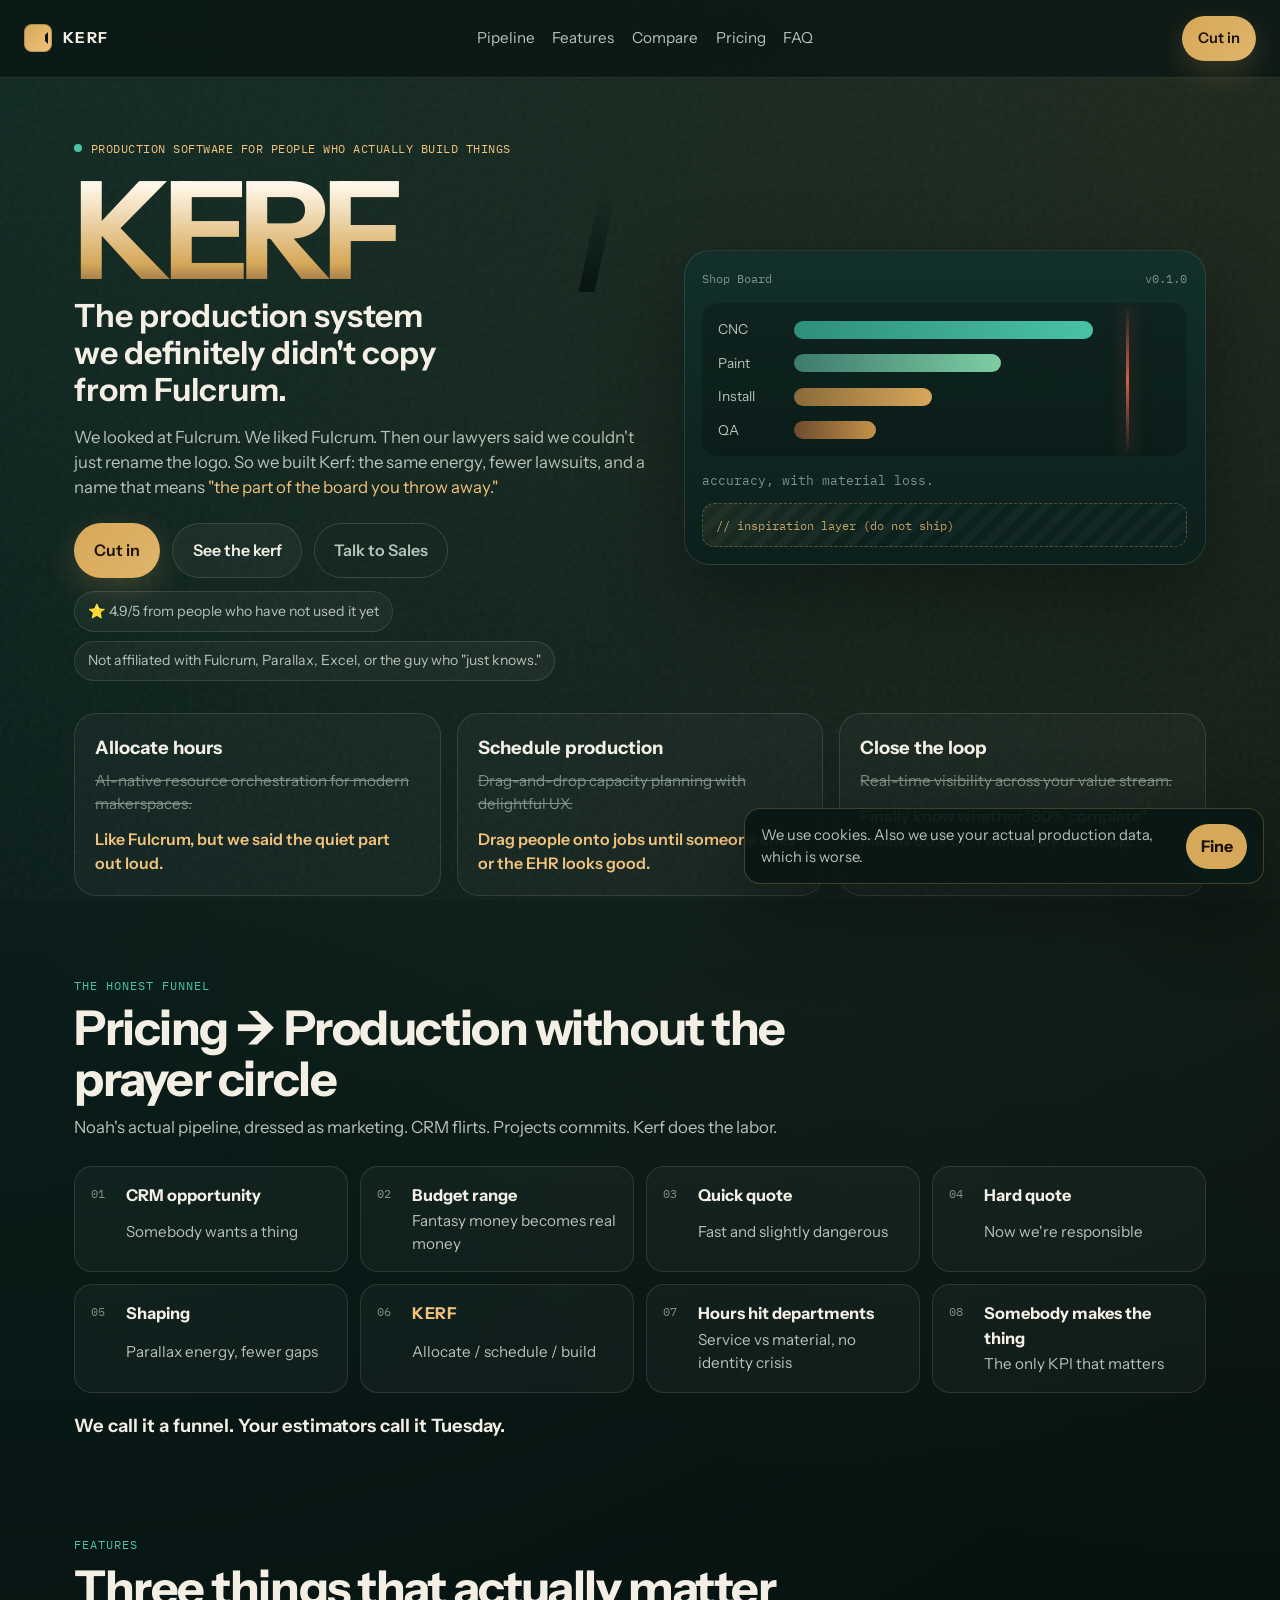
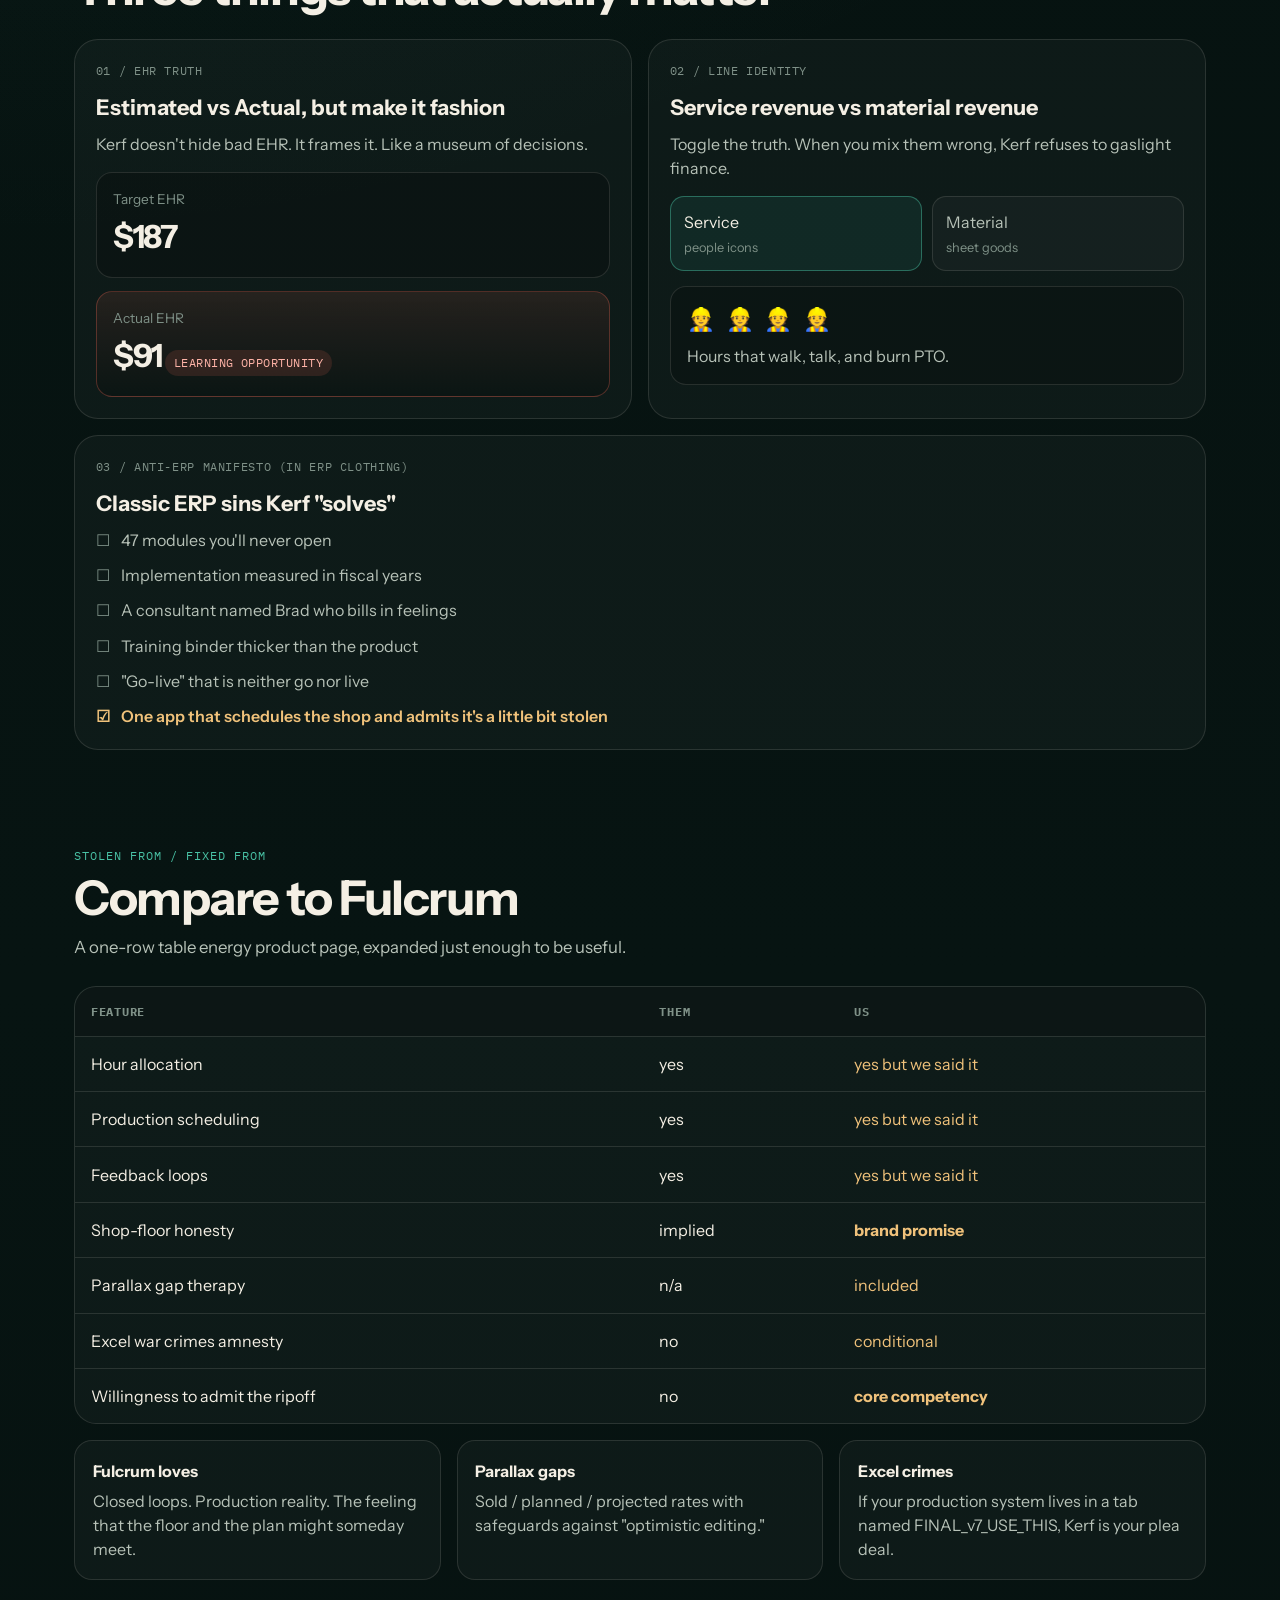
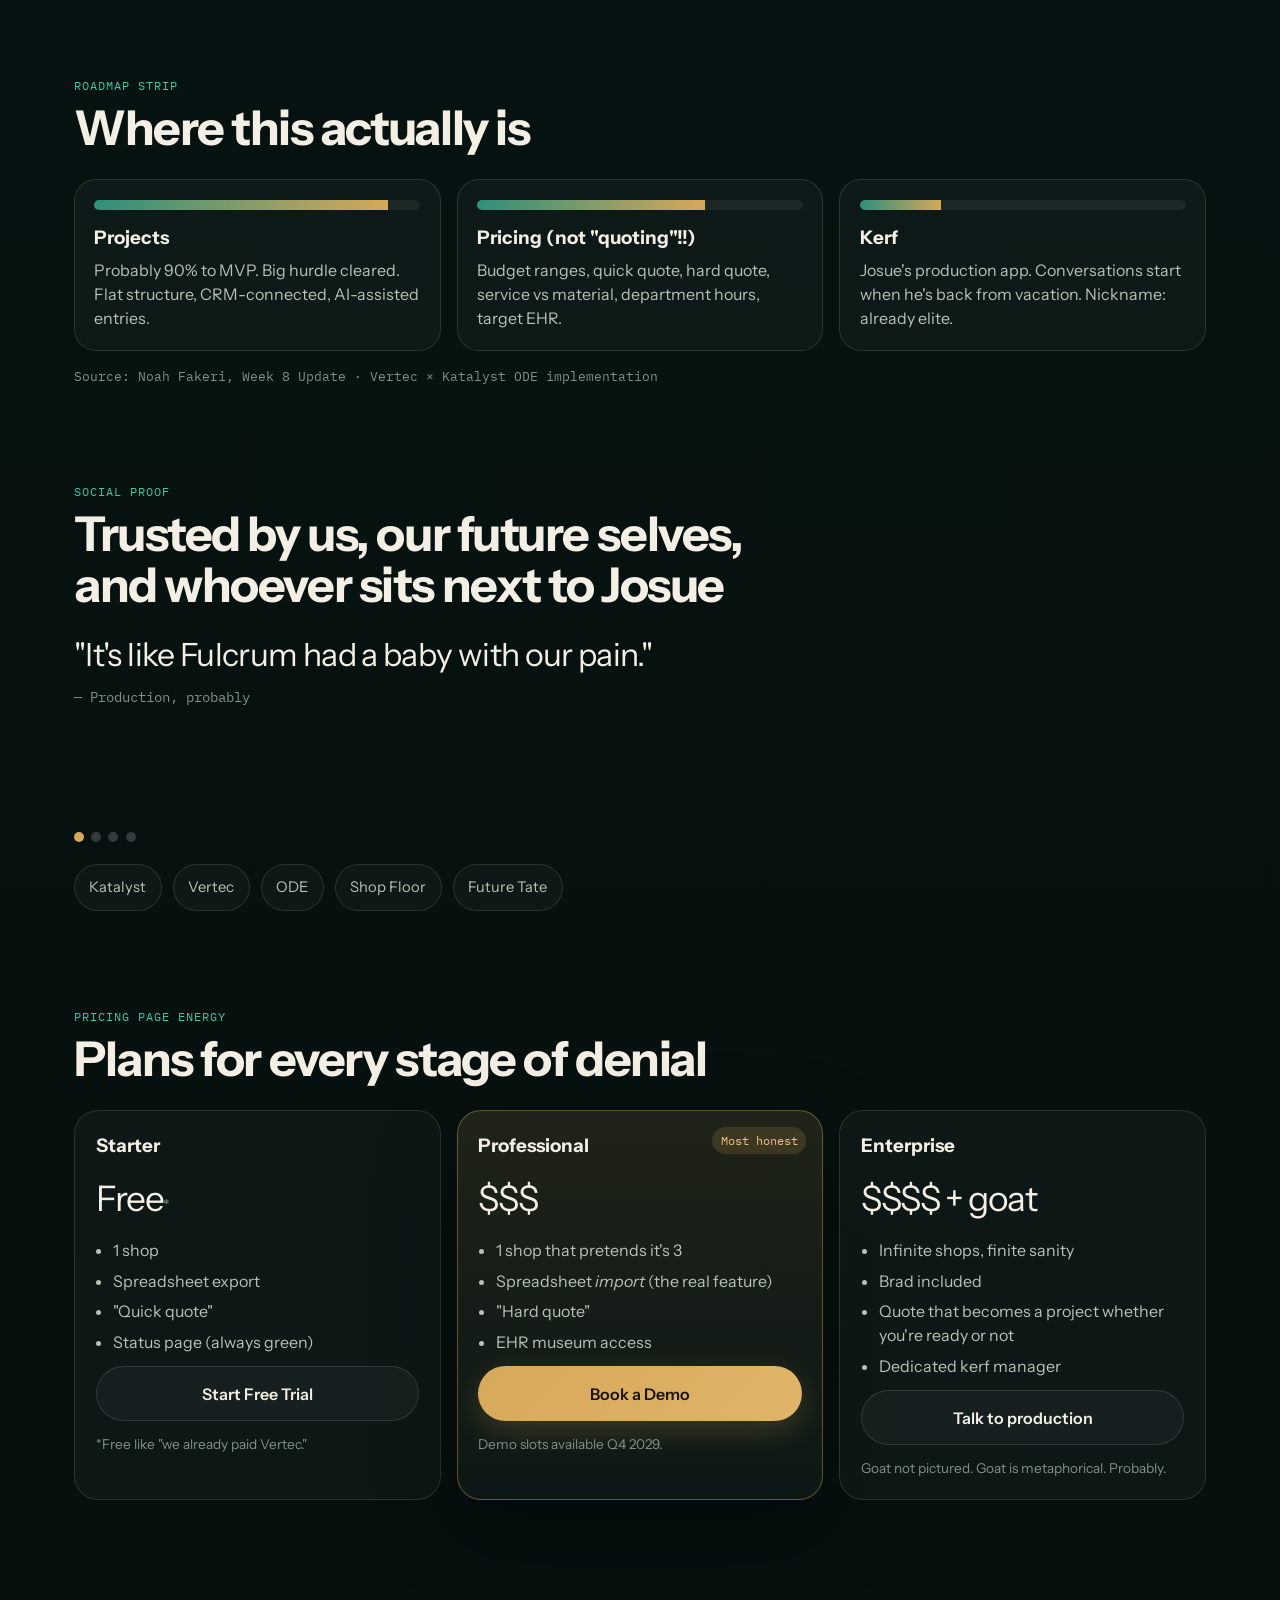
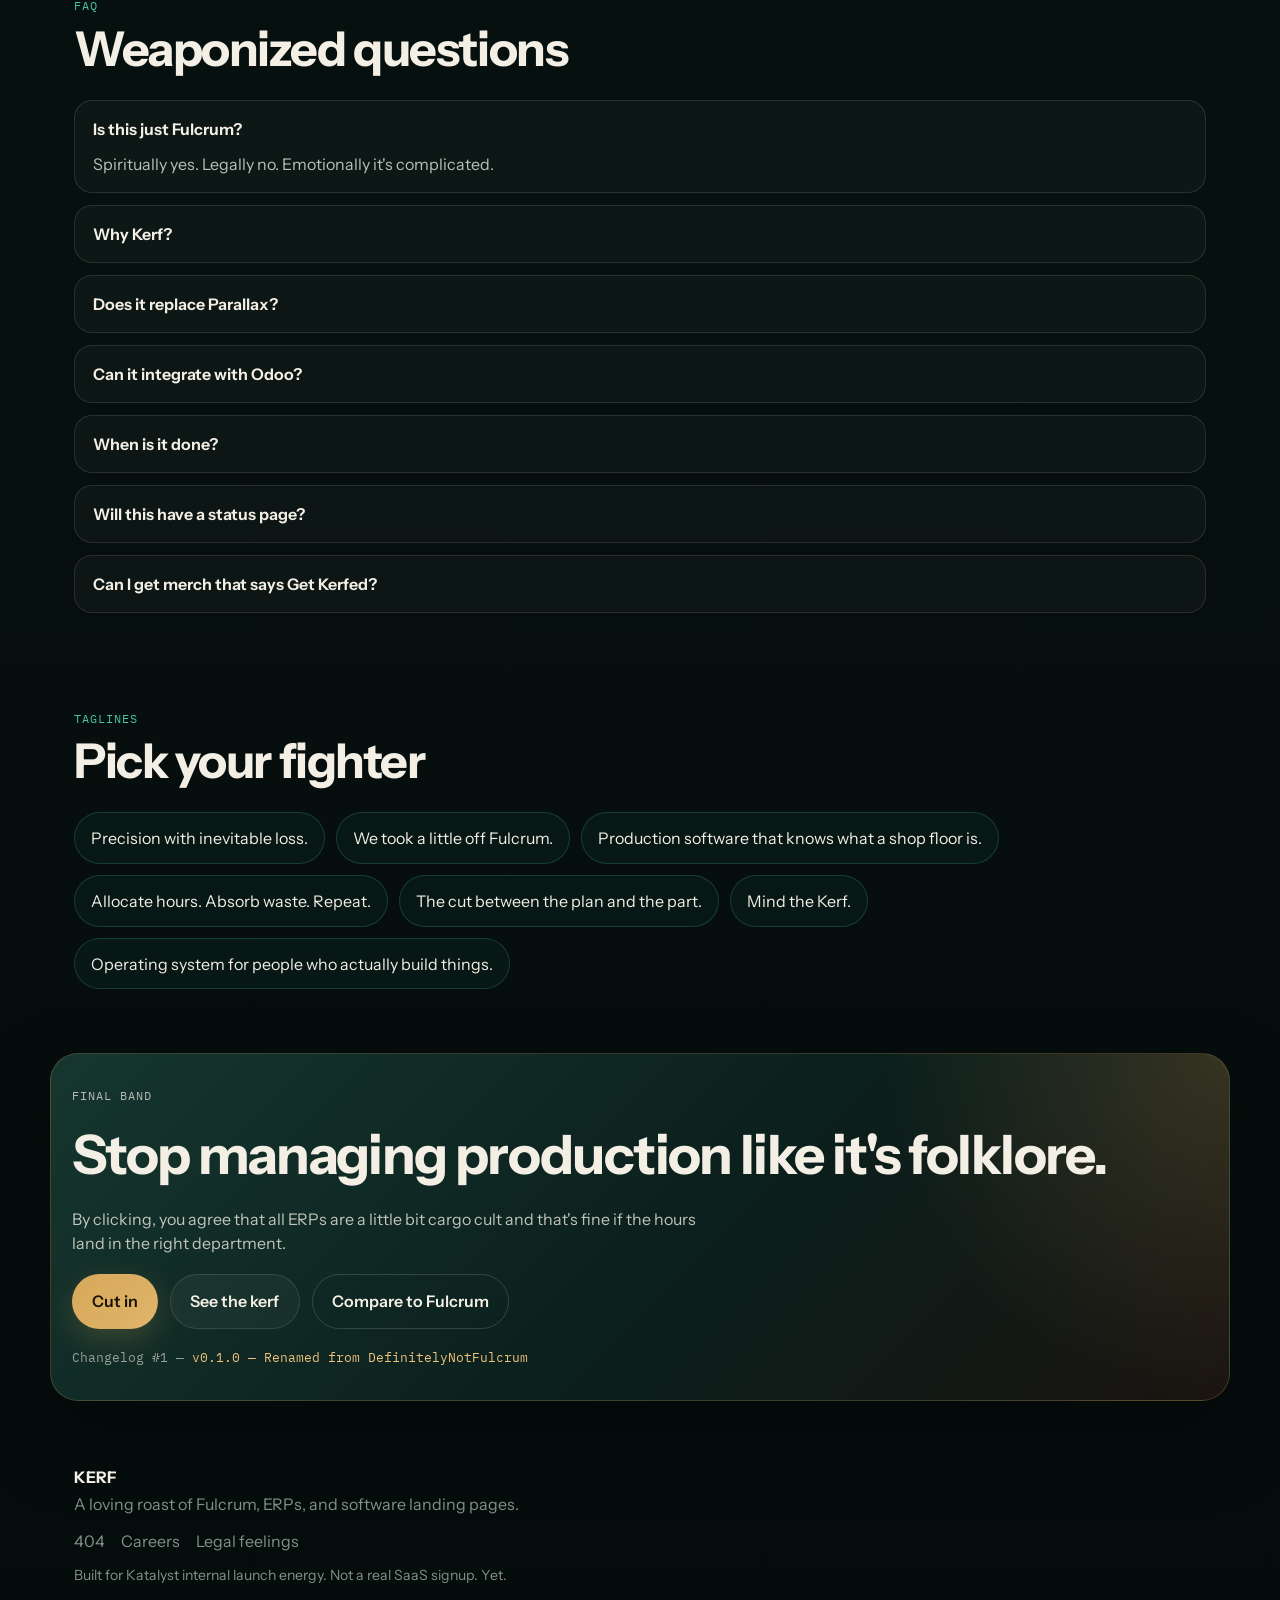
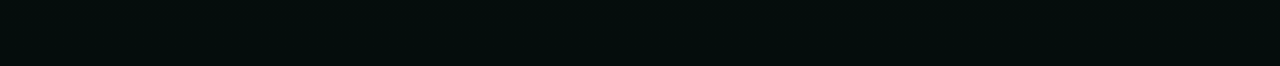
<file: index.html>
<!DOCTYPE html>
<html lang="en">
<head>
  <meta charset="UTF-8" />
  <meta name="viewport" content="width=device-width, initial-scale=1" />
  <title>KERF — The production system we definitely didn't copy from Fulcrum</title>
  <meta name="description" content="Kerf is Fulcrum-esque production software for shops that allocate hours, schedule work, and admit the plan always loses a little material." />
  <meta property="og:title" content="KERF — Precision with inevitable loss" />
  <meta property="og:description" content="We looked at Fulcrum. We liked Fulcrum. Then legal said no. So we built Kerf." />
  <meta property="og:type" content="website" />
  <meta name="theme-color" content="#0b1f1c" />
  <link rel="preconnect" href="https://fonts.googleapis.com" />
  <link rel="preconnect" href="https://fonts.gstatic.com" crossorigin />
  <link href="https://fonts.googleapis.com/css2?family=IBM+Plex+Mono:wght@400;500;600&family=Instrument+Sans:wght@400;500;600;700&display=swap" rel="stylesheet" />
  <link rel="stylesheet" href="styles.css" />
  <link rel="icon" href="data:image/svg+xml,%3Csvg xmlns='http://www.w3.org/2000/svg' viewBox='0 0 64 64'%3E%3Crect width='64' height='64' rx='12' fill='%230b1f1c'/%3E%3Cpath d='M12 32h40M36 18l14 14-14 14' stroke='%23d6a85a' stroke-width='5' stroke-linecap='round' stroke-linejoin='round' fill='none'/%3E%3C/svg%3E" />
</head>
<body>
  <div class="noise" aria-hidden="true"></div>
  <div class="cookie" id="cookie">
    <p>We use cookies. Also we use your actual production data, which is worse.</p>
    <button type="button" id="cookie-ok">Fine</button>
  </div>

  <header class="nav">
    <a class="brand" href="#top" aria-label="Kerf home">
      <span class="brand-mark" aria-hidden="true"></span>
      <span class="brand-text">KERF</span>
    </a>
    <nav class="nav-links">
      <a href="#pipeline">Pipeline</a>
      <a href="#features">Features</a>
      <a href="#compare">Compare</a>
      <a href="#pricing">Pricing</a>
      <a href="#faq">FAQ</a>
    </nav>
    <a class="btn btn-small btn-primary" href="#cta">Cut in</a>
  </header>

  <main id="top">
    <section class="hero">
      <div class="hero-copy">
        <div class="eyebrow">
          <span class="pulse"></span>
          Production software for people who actually build things
        </div>
        <h1>KERF</h1>
        <p class="hero-tag">The production system we definitely didn't copy from Fulcrum.</p>
        <p class="hero-sub">
          We looked at Fulcrum. We liked Fulcrum. Then our lawyers said we couldn't just rename the logo.
          So we built Kerf: the same energy, fewer lawsuits, and a name that means
          <em>"the part of the board you throw away."</em>
        </p>
        <div class="hero-actions">
          <a class="btn btn-primary" href="#cta">Cut in</a>
          <a class="btn btn-secondary" href="#tour">See the kerf</a>
          <button class="btn btn-ghost" type="button" id="talk-sales">Talk to Sales</button>
        </div>
        <p class="hero-note" id="sales-note" hidden>No. Talk to production.</p>
        <div class="hero-badges">
          <span class="badge">⭐ 4.9/5 from people who have not used it yet</span>
          <span class="badge">Not affiliated with Fulcrum, Parallax, Excel, or the guy who "just knows."</span>
        </div>
      </div>

      <div class="hero-stage" aria-hidden="true">
        <div class="stage-card">
          <div class="stage-top">
            <span>Shop Board</span>
            <span class="mono">v0.1.0</span>
          </div>
          <div class="gantt" id="gantt">
            <div class="gantt-row"><span>CNC</span><div class="bar bar-a" style="--w:78%"></div></div>
            <div class="gantt-row"><span>Paint</span><div class="bar bar-b" style="--w:54%"></div></div>
            <div class="gantt-row"><span>Install</span><div class="bar bar-c" style="--w:36%"></div></div>
            <div class="gantt-row"><span>QA</span><div class="bar bar-d" style="--w:22%"></div></div>
            <div class="kerf-blade" id="kerf-blade"></div>
          </div>
          <p class="stage-caption">accuracy, with material loss.</p>
          <div class="inspiration" title="do not ship">// inspiration layer (do not ship)</div>
        </div>
      </div>
    </section>

    <section class="value-strip">
      <div class="value-card">
        <h3>Allocate hours</h3>
        <p class="value-fake">AI-native resource orchestration for modern makerspaces.</p>
        <p class="value-real">Like Fulcrum, but we said the quiet part out loud.</p>
      </div>
      <div class="value-card">
        <h3>Schedule production</h3>
        <p class="value-fake">Drag-and-drop capacity planning with delightful UX.</p>
        <p class="value-real">Drag people onto jobs until someone cries or the EHR looks good.</p>
      </div>
      <div class="value-card">
        <h3>Close the loop</h3>
        <p class="value-fake">Real-time visibility across your value stream.</p>
        <p class="value-real">Finally know whether "80% complete" means 80% or "I walked by the shop."</p>
      </div>
    </section>

    <section class="section" id="pipeline">
      <div class="section-head">
        <p class="kicker">The honest funnel</p>
        <h2>Pricing → Production without the prayer circle</h2>
        <p class="lede">Noah's actual pipeline, dressed as marketing. CRM flirts. Projects commits. Kerf does the labor.</p>
      </div>
      <ol class="pipeline">
        <li><strong>CRM opportunity</strong><span>Somebody wants a thing</span></li>
        <li><strong>Budget range</strong><span>Fantasy money becomes real money</span></li>
        <li><strong>Quick quote</strong><span>Fast and slightly dangerous</span></li>
        <li><strong>Hard quote</strong><span>Now we're responsible</span></li>
        <li><strong>Shaping</strong><span>Parallax energy, fewer gaps</span></li>
        <li class="pipeline-kerf"><strong>KERF</strong><span>Allocate / schedule / build</span></li>
        <li><strong>Hours hit departments</strong><span>Service vs material, no identity crisis</span></li>
        <li><strong>Somebody makes the thing</strong><span>The only KPI that matters</span></li>
      </ol>
      <p class="punchline">We call it a funnel. Your estimators call it Tuesday.</p>
    </section>

    <section class="section features" id="features">
      <div class="section-head">
        <p class="kicker">Features</p>
        <h2>Three things that actually matter</h2>
      </div>

      <div class="feature-grid">
        <article class="feature">
          <div class="feature-label">01 / EHR Truth</div>
          <h3>Estimated vs Actual, but make it fashion</h3>
          <p>Kerf doesn't hide bad EHR. It frames it. Like a museum of decisions.</p>
          <div class="ehr-board">
            <div class="ehr-card">
              <span>Target EHR</span>
              <strong id="target-ehr">$187</strong>
            </div>
            <div class="ehr-card ehr-actual">
              <span>Actual EHR</span>
              <strong id="actual-ehr">$91</strong>
              <em class="confetti-label">LEARNING OPPORTUNITY</em>
            </div>
          </div>
        </article>

        <article class="feature">
          <div class="feature-label">02 / Line Identity</div>
          <h3>Service revenue vs material revenue</h3>
          <p>Toggle the truth. When you mix them wrong, Kerf refuses to gaslight finance.</p>
          <div class="toggle-wrap">
            <button class="toggle active" type="button" data-mode="service" id="mode-service">Service <span>people icons</span></button>
            <button class="toggle" type="button" data-mode="material" id="mode-material">Material <span>sheet goods</span></button>
          </div>
          <div class="mode-panel" id="mode-panel">
            <div class="mode-icons" id="mode-icons">👷 👷 👷 👷</div>
            <p id="mode-text">Hours that walk, talk, and burn PTO.</p>
          </div>
          <div class="toast" id="toast" hidden>Line item identity crisis detected. Was this a person or a panel?</div>
        </article>

        <article class="feature feature-wide">
          <div class="feature-label">03 / Anti-ERP manifesto (in ERP clothing)</div>
          <h3>Classic ERP sins Kerf "solves"</h3>
          <ul class="sin-list">
            <li><span class="box">☐</span> 47 modules you'll never open</li>
            <li><span class="box">☐</span> Implementation measured in fiscal years</li>
            <li><span class="box">☐</span> A consultant named Brad who bills in feelings</li>
            <li><span class="box">☐</span> Training binder thicker than the product</li>
            <li><span class="box">☐</span> "Go-live" that is neither go nor live</li>
            <li class="sin-win"><span class="box">☑</span> One app that schedules the shop and admits it's a little bit stolen</li>
          </ul>
        </article>
      </div>
    </section>

    <section class="section compare" id="compare">
      <div class="section-head">
        <p class="kicker">Stolen from / Fixed from</p>
        <h2>Compare to Fulcrum</h2>
        <p class="lede">A one-row table energy product page, expanded just enough to be useful.</p>
      </div>
      <div class="table-wrap">
        <table class="compare-table">
          <thead>
            <tr>
              <th>Feature</th>
              <th>Them</th>
              <th>Us</th>
            </tr>
          </thead>
          <tbody>
            <tr><td>Hour allocation</td><td>yes</td><td>yes but we said it</td></tr>
            <tr><td>Production scheduling</td><td>yes</td><td>yes but we said it</td></tr>
            <tr><td>Feedback loops</td><td>yes</td><td>yes but we said it</td></tr>
            <tr><td>Shop-floor honesty</td><td>implied</td><td><strong>brand promise</strong></td></tr>
            <tr><td>Parallax gap therapy</td><td>n/a</td><td>included</td></tr>
            <tr><td>Excel war crimes amnesty</td><td>no</td><td>conditional</td></tr>
            <tr><td>Willingness to admit the ripoff</td><td>no</td><td><strong>core competency</strong></td></tr>
          </tbody>
        </table>
      </div>
      <div class="source-cards">
        <article>
          <h4>Fulcrum loves</h4>
          <p>Closed loops. Production reality. The feeling that the floor and the plan might someday meet.</p>
        </article>
        <article>
          <h4>Parallax gaps</h4>
          <p>Sold / planned / projected rates with safeguards against "optimistic editing."</p>
        </article>
        <article>
          <h4>Excel crimes</h4>
          <p>If your production system lives in a tab named FINAL_v7_USE_THIS, Kerf is your plea deal.</p>
        </article>
      </div>
    </section>

    <section class="section roadmap" id="tour">
      <div class="section-head">
        <p class="kicker">Roadmap strip</p>
        <h2>Where this actually is</h2>
      </div>
      <div class="roadmap-grid">
        <article>
          <div class="meter"><span style="--p:90%"></span></div>
          <h3>Projects</h3>
          <p>Probably 90% to MVP. Big hurdle cleared. Flat structure, CRM-connected, AI-assisted entries.</p>
        </article>
        <article>
          <div class="meter"><span style="--p:70%"></span></div>
          <h3>Pricing (not "quoting"!!)</h3>
          <p>Budget ranges, quick quote, hard quote, service vs material, department hours, target EHR.</p>
        </article>
        <article>
          <div class="meter"><span style="--p:25%"></span></div>
          <h3>Kerf</h3>
          <p>Josue's production app. Conversations start when he's back from vacation. Nickname: already elite.</p>
        </article>
      </div>
      <p class="roadmap-note">Source: Noah Fakeri, Week 8 Update · Vertec × Katalyst ODE implementation</p>
    </section>

    <section class="section quotes">
      <div class="section-head">
        <p class="kicker">Social proof</p>
        <h2>Trusted by us, our future selves, and whoever sits next to Josue</h2>
      </div>
      <div class="quote-track" id="quote-track">
        <figure class="quote active">
          <blockquote>"It's like Fulcrum had a baby with our pain."</blockquote>
          <figcaption>— Production, probably</figcaption>
        </figure>
        <figure class="quote">
          <blockquote>"I asked where the hours went. Kerf showed me. I preferred not knowing."</blockquote>
          <figcaption>— Finance</figcaption>
        </figure>
        <figure class="quote">
          <blockquote>"We almost called it Fulcrum 2: Electric Boogaloo."</blockquote>
          <figcaption>— Legal (vetoed)</figcaption>
        </figure>
        <figure class="quote">
          <blockquote>"Projects is 90% MVP. Kerf is 90% nickname. Ship it."</blockquote>
          <figcaption>— Noah, Week 8</figcaption>
        </figure>
      </div>
      <div class="quote-dots" id="quote-dots" aria-hidden="true"></div>
      <div class="logo-wall">
        <span>Katalyst</span>
        <span>Vertec</span>
        <span>ODE</span>
        <span>Shop Floor</span>
        <span>Future Tate</span>
      </div>
    </section>

    <section class="section pricing" id="pricing">
      <div class="section-head">
        <p class="kicker">Pricing page energy</p>
        <h2>Plans for every stage of denial</h2>
      </div>
      <div class="price-grid">
        <article class="price-card">
          <h3>Starter</h3>
          <p class="price">Free<span>*</span></p>
          <ul>
            <li>1 shop</li>
            <li>Spreadsheet export</li>
            <li>"Quick quote"</li>
            <li>Status page (always green)</li>
          </ul>
          <a class="btn btn-secondary" href="#cta">Start Free Trial</a>
          <p class="price-fine">*Free like "we already paid Vertec."</p>
        </article>
        <article class="price-card featured">
          <div class="popular">Most honest</div>
          <h3>Professional</h3>
          <p class="price">$$$</p>
          <ul>
            <li>1 shop that pretends it's 3</li>
            <li>Spreadsheet <em>import</em> (the real feature)</li>
            <li>"Hard quote"</li>
            <li>EHR museum access</li>
          </ul>
          <a class="btn btn-primary" href="#cta">Book a Demo</a>
          <p class="price-fine">Demo slots available Q4 2029.</p>
        </article>
        <article class="price-card">
          <h3>Enterprise</h3>
          <p class="price">$$$$ + goat</p>
          <ul>
            <li>Infinite shops, finite sanity</li>
            <li>Brad included</li>
            <li>Quote that becomes a project whether you're ready or not</li>
            <li>Dedicated kerf manager</li>
          </ul>
          <a class="btn btn-secondary" href="#cta">Talk to production</a>
          <p class="price-fine">Goat not pictured. Goat is metaphorical. Probably.</p>
        </article>
      </div>
    </section>

    <section class="section faq" id="faq">
      <div class="section-head">
        <p class="kicker">FAQ</p>
        <h2>Weaponized questions</h2>
      </div>
      <div class="faq-list">
        <details open>
          <summary>Is this just Fulcrum?</summary>
          <p>Spiritually yes. Legally no. Emotionally it's complicated.</p>
        </details>
        <details>
          <summary>Why Kerf?</summary>
          <p>Because every production plan has waste. We named the product after the honesty.</p>
        </details>
        <details>
          <summary>Does it replace Parallax?</summary>
          <p>It replaces the part of Parallax where the numbers and the floor diverge and everyone blames the weather.</p>
        </details>
        <details>
          <summary>Can it integrate with Odoo?</summary>
          <p>It <em>is</em> the production end of the Odoo love story. CRM flirts, Projects commits, Kerf does the labor.</p>
        </details>
        <details>
          <summary>When is it done?</summary>
          <p>Josue is back from vacation. That's the roadmap.</p>
        </details>
        <details>
          <summary>Will this have a status page?</summary>
          <p>Yes. It will be green while the shop is on fire. Tradition.</p>
        </details>
        <details>
          <summary>Can I get merch that says Get Kerfed?</summary>
          <p>Internal only. HR has feelings. Legal has more feelings.</p>
        </details>
      </div>
    </section>

    <section class="section tags">
      <div class="section-head">
        <p class="kicker">Taglines</p>
        <h2>Pick your fighter</h2>
      </div>
      <div class="tag-cloud">
        <span>Precision with inevitable loss.</span>
        <span>We took a little off Fulcrum.</span>
        <span>Production software that knows what a shop floor is.</span>
        <span>Allocate hours. Absorb waste. Repeat.</span>
        <span>The cut between the plan and the part.</span>
        <span>Mind the Kerf.</span>
        <span>Operating system for people who actually build things.</span>
      </div>
    </section>

    <section class="cta" id="cta">
      <div class="cta-inner">
        <p class="kicker light">Final band</p>
        <h2>Stop managing production like it's folklore.</h2>
        <p class="cta-sub">By clicking, you agree that all ERPs are a little bit cargo cult and that's fine if the hours land in the right department.</p>
        <div class="hero-actions">
          <a class="btn btn-primary" href="mailto:tate@katgroupinc.com?subject=Kerf%20-%20Cut%20in">Cut in</a>
          <a class="btn btn-secondary" href="#tour">See the kerf</a>
          <a class="btn btn-ghost light" href="#compare">Compare to Fulcrum</a>
        </div>
        <p class="changelog">Changelog #1 — <code>v0.1.0 — Renamed from DefinitelyNotFulcrum</code></p>
      </div>
    </section>
  </main>

  <footer class="footer">
    <div>
      <strong>KERF</strong>
      <span>A loving roast of Fulcrum, ERPs, and software landing pages.</span>
    </div>
    <div class="footer-links">
      <a href="404.html">404</a>
      <a href="careers.html">Careers</a>
      <a href="#faq">Legal feelings</a>
    </div>
    <p class="footer-note">Built for Katalyst internal launch energy. Not a real SaaS signup. Yet.</p>
  </footer>

  <aside class="chat" id="chat" aria-label="Chat widget parody">
    <button type="button" id="chat-toggle" aria-expanded="false">Chat</button>
    <div class="chat-panel" id="chat-panel" hidden>
      <header>Kerf Concierge</header>
      <p>No.</p>
    </div>
  </aside>

  <script src="script.js"></script>
</body>
</html>
</file>
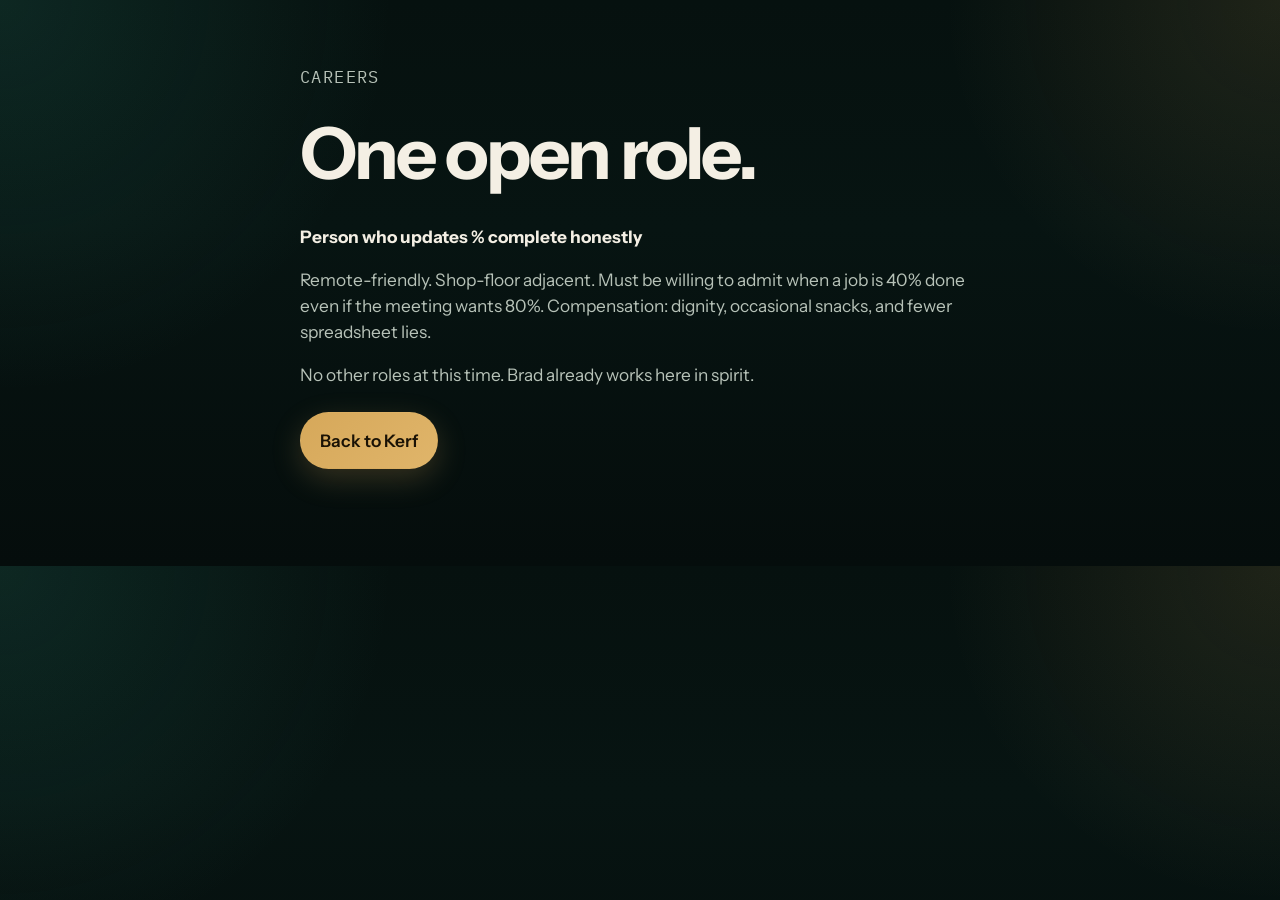
<file: careers.html>
<!DOCTYPE html>
<html lang="en">
<head>
  <meta charset="UTF-8" />
  <meta name="viewport" content="width=device-width, initial-scale=1" />
  <title>Careers | KERF</title>
  <link rel="preconnect" href="https://fonts.googleapis.com" />
  <link rel="preconnect" href="https://fonts.gstatic.com" crossorigin />
  <link href="https://fonts.googleapis.com/css2?family=IBM+Plex+Mono:wght@400;500;600&family=Instrument+Sans:wght@400;500;600;700&display=swap" rel="stylesheet" />
  <link rel="stylesheet" href="styles.css" />
</head>
<body>
  <main class="simple-page">
    <p class="kicker">Careers</p>
    <h1>One open role.</h1>
    <p><strong style="color:#f4efe4">Person who updates % complete honestly</strong></p>
    <p>Remote-friendly. Shop-floor adjacent. Must be willing to admit when a job is 40% done even if the meeting wants 80%. Compensation: dignity, occasional snacks, and fewer spreadsheet lies.</p>
    <p>No other roles at this time. Brad already works here in spirit.</p>
    <p style="margin-top:1.5rem"><a class="btn btn-primary" href="./">Back to Kerf</a></p>
  </main>
</body>
</html>
</file>
<file: styles.css>
:root {
  --bg: #071412;
  --bg-2: #0b1f1c;
  --bg-3: #12302b;
  --panel: rgba(18, 48, 43, 0.72);
  --ink: #f4efe4;
  --muted: #b7c2b8;
  --faint: #7f9188;
  --sawdust: #d6a85a;
  --sawdust-2: #f0c27b;
  --teal: #2f8f7b;
  --teal-2: #49c2a5;
  --danger: #d45d4a;
  --line: rgba(244, 239, 228, 0.12);
  --shadow: 0 30px 80px rgba(0, 0, 0, 0.35);
  --radius: 22px;
  --font: "Instrument Sans", system-ui, sans-serif;
  --mono: "IBM Plex Mono", ui-monospace, monospace;
}

* { box-sizing: border-box; }
html { scroll-behavior: smooth; }
body {
  margin: 0;
  font-family: var(--font);
  color: var(--ink);
  background:
    radial-gradient(circle at top left, rgba(47, 143, 123, 0.18), transparent 28%),
    radial-gradient(circle at top right, rgba(214, 168, 90, 0.12), transparent 24%),
    linear-gradient(180deg, #06110f 0%, var(--bg) 40%, #050d0c 100%);
  min-height: 100%;
  line-height: 1.5;
}

a { color: inherit; text-decoration: none; }
button, input, textarea { font: inherit; }
img { max-width: 100%; display: block; }

.noise {
  pointer-events: none;
  position: fixed;
  inset: 0;
  opacity: 0.04;
  z-index: 1;
  background-image: url("data:image/svg+xml,%3Csvg viewBox='0 0 200 200' xmlns='http://www.w3.org/2000/svg'%3E%3Cfilter id='n'%3E%3CfeTurbulence type='fractalNoise' baseFrequency='0.85' numOctaves='4' stitchTiles='stitch'/%3E%3C/filter%3E%3Crect width='100%25' height='100%25' filter='url(%23n)'/%3E%3C/svg%3E");
}

.nav, main, .footer, .cookie, .chat { position: relative; z-index: 2; }

.nav {
  position: sticky;
  top: 0;
  display: flex;
  align-items: center;
  justify-content: space-between;
  gap: 1rem;
  padding: 1rem 1.25rem;
  backdrop-filter: blur(16px);
  background: rgba(7, 20, 18, 0.72);
  border-bottom: 1px solid var(--line);
  z-index: 20;
}

.brand {
  display: inline-flex;
  align-items: center;
  gap: 0.7rem;
  font-weight: 700;
  letter-spacing: 0.08em;
}

.brand-mark {
  width: 28px;
  height: 28px;
  border-radius: 8px;
  background:
    linear-gradient(135deg, var(--sawdust), var(--sawdust-2));
  position: relative;
  box-shadow: inset 0 0 0 1px rgba(0,0,0,0.2);
}
.brand-mark::after {
  content: "";
  position: absolute;
  inset: 8px 6px 8px 12px;
  border-right: 3px solid var(--bg);
  border-top: 3px solid transparent;
  border-bottom: 3px solid transparent;
  transform: translateX(2px);
}
.brand-text { font-size: 0.95rem; }

.nav-links {
  display: none;
  gap: 1.1rem;
  color: var(--muted);
  font-size: 0.95rem;
}
.nav-links a:hover { color: var(--ink); }

.btn {
  display: inline-flex;
  align-items: center;
  justify-content: center;
  gap: 0.45rem;
  border-radius: 999px;
  padding: 0.9rem 1.2rem;
  border: 1px solid transparent;
  cursor: pointer;
  transition: 160ms ease;
  font-weight: 600;
}
.btn-small { padding: 0.65rem 0.95rem; font-size: 0.92rem; }
.btn-primary {
  background: linear-gradient(135deg, var(--sawdust), #e0b56a);
  color: #1a1205;
  box-shadow: 0 10px 30px rgba(214, 168, 90, 0.22);
}
.btn-primary:hover { transform: translateY(-1px); filter: brightness(1.05); }
.btn-secondary {
  background: rgba(255,255,255,0.04);
  border-color: var(--line);
  color: var(--ink);
}
.btn-secondary:hover { border-color: rgba(244,239,228,0.28); background: rgba(255,255,255,0.07); }
.btn-ghost {
  background: transparent;
  border-color: rgba(244,239,228,0.16);
  color: var(--muted);
}
.btn-ghost.light, .btn-ghost.light:hover { color: var(--ink); }
.btn-ghost:hover { color: var(--ink); border-color: rgba(244,239,228,0.3); }
.btn:disabled, .btn.is-disabled {
  opacity: 0.45;
  cursor: not-allowed;
  transform: none !important;
}

.hero {
  display: grid;
  gap: 2rem;
  padding: 2.5rem 1.25rem 1rem;
  max-width: 1180px;
  margin: 0 auto;
}
.eyebrow {
  display: inline-flex;
  align-items: center;
  gap: 0.55rem;
  color: var(--sawdust-2);
  font-family: var(--mono);
  font-size: 0.78rem;
  letter-spacing: 0.04em;
  text-transform: uppercase;
  margin-bottom: 1rem;
}
.pulse {
  width: 8px;
  height: 8px;
  border-radius: 50%;
  background: var(--teal-2);
  box-shadow: 0 0 0 0 rgba(73, 194, 165, 0.7);
  animation: pulse 1.8s infinite;
}
@keyframes pulse {
  70% { box-shadow: 0 0 0 12px rgba(73, 194, 165, 0); }
  100% { box-shadow: 0 0 0 0 rgba(73, 194, 165, 0); }
}
.hero h1 {
  font-size: clamp(4.5rem, 16vw, 8.5rem);
  line-height: 0.85;
  letter-spacing: -0.06em;
  margin: 0 0 0.6rem;
  background: linear-gradient(180deg, #fff8ea 10%, var(--sawdust) 78%, #8d6840 100%);
  -webkit-background-clip: text;
  background-clip: text;
  color: transparent;
  position: relative;
}
.hero h1::after {
  content: "";
  position: absolute;
  right: 8%;
  top: 18%;
  width: 0.12em;
  height: 0.72em;
  background: linear-gradient(180deg, transparent, rgba(7,20,18,0.92));
  transform: skewX(-12deg);
}
.hero-tag {
  font-size: clamp(1.35rem, 3vw, 2rem);
  font-weight: 650;
  max-width: 18ch;
  line-height: 1.15;
  margin: 0 0 1rem;
}
.hero-sub {
  max-width: 38rem;
  color: var(--muted);
  font-size: 1.05rem;
  margin: 0 0 1.4rem;
}
.hero-sub em { color: var(--sawdust-2); font-style: normal; }
.hero-actions {
  display: flex;
  flex-wrap: wrap;
  gap: 0.75rem;
  margin-bottom: 0.85rem;
}
.hero-note {
  color: var(--danger);
  font-family: var(--mono);
  font-size: 0.92rem;
  margin: 0 0 1rem;
}
.hero-badges {
  display: flex;
  flex-direction: column;
  gap: 0.55rem;
}
.badge {
  display: inline-flex;
  width: fit-content;
  max-width: 100%;
  padding: 0.55rem 0.8rem;
  border-radius: 999px;
  background: rgba(255,255,255,0.04);
  border: 1px solid var(--line);
  color: var(--muted);
  font-size: 0.88rem;
}

.hero-stage { display: grid; align-items: center; }
.stage-card {
  background: linear-gradient(180deg, rgba(18,48,43,0.95), rgba(11,31,28,0.92));
  border: 1px solid var(--line);
  border-radius: calc(var(--radius) + 4px);
  padding: 1.1rem;
  box-shadow: var(--shadow);
  overflow: hidden;
  position: relative;
}
.stage-top {
  display: flex;
  justify-content: space-between;
  color: var(--faint);
  font-family: var(--mono);
  font-size: 0.78rem;
  margin-bottom: 1rem;
}
.gantt {
  position: relative;
  display: grid;
  gap: 0.8rem;
  padding: 1rem;
  border-radius: 16px;
  background: rgba(0,0,0,0.22);
  overflow: hidden;
}
.gantt-row {
  display: grid;
  grid-template-columns: 64px 1fr;
  gap: 0.75rem;
  align-items: center;
  color: var(--muted);
  font-size: 0.86rem;
}
.bar {
  height: 18px;
  width: var(--w);
  border-radius: 999px;
  position: relative;
  transition: width 180ms linear;
}
.bar-a { background: linear-gradient(90deg, var(--teal), var(--teal-2)); }
.bar-b { background: linear-gradient(90deg, #3d7a6d, #7dcea3); }
.bar-c { background: linear-gradient(90deg, #8b6a3a, var(--sawdust)); }
.bar-d { background: linear-gradient(90deg, #6d4b2d, #c4924b); }
.kerf-blade {
  position: absolute;
  top: 0;
  bottom: 0;
  width: 3px;
  right: 12%;
  background: linear-gradient(180deg, transparent, var(--danger), transparent);
  box-shadow: 0 0 18px rgba(212, 93, 74, 0.55);
  animation: kerf-cut 3.2s ease-in-out infinite;
}
@keyframes kerf-cut {
  0%, 100% { right: 10%; opacity: 0.35; }
  50% { right: 18%; opacity: 1; }
}
.stage-caption {
  margin: 0.9rem 0 0;
  color: var(--faint);
  font-family: var(--mono);
  font-size: 0.8rem;
}
.inspiration {
  margin-top: 0.85rem;
  padding: 0.7rem 0.8rem;
  border-radius: 12px;
  border: 1px dashed rgba(214,168,90,0.35);
  color: rgba(240,194,123,0.8);
  font-family: var(--mono);
  font-size: 0.78rem;
  background:
    linear-gradient(120deg, rgba(214,168,90,0.08), transparent 40%),
    repeating-linear-gradient(135deg, rgba(255,255,255,0.03) 0 8px, transparent 8px 16px);
  backdrop-filter: blur(2px);
}

.value-strip {
  display: grid;
  gap: 1rem;
  max-width: 1180px;
  margin: 0 auto;
  padding: 1rem 1.25rem 2rem;
}
.value-card {
  padding: 1.25rem;
  border-radius: var(--radius);
  background: rgba(255,255,255,0.03);
  border: 1px solid var(--line);
}
.value-card h3 { margin: 0 0 0.5rem; font-size: 1.15rem; }
.value-fake {
  margin: 0 0 0.7rem;
  color: var(--faint);
  text-decoration: line-through;
  font-size: 0.95rem;
}
.value-real {
  margin: 0;
  color: var(--sawdust-2);
  font-weight: 600;
}

.section {
  max-width: 1180px;
  margin: 0 auto;
  padding: 3rem 1.25rem;
}
.section-head { margin-bottom: 1.6rem; max-width: 46rem; }
.kicker {
  margin: 0 0 0.55rem;
  font-family: var(--mono);
  font-size: 0.78rem;
  letter-spacing: 0.08em;
  text-transform: uppercase;
  color: var(--teal-2);
}
.kicker.light { color: rgba(244,239,228,0.72); }
.section h2 {
  margin: 0 0 0.7rem;
  font-size: clamp(1.8rem, 4vw, 3rem);
  line-height: 1.05;
  letter-spacing: -0.03em;
}
.lede { margin: 0; color: var(--muted); font-size: 1.05rem; }

.pipeline {
  list-style: none;
  display: grid;
  gap: 0.75rem;
  padding: 0;
  margin: 0;
  counter-reset: step;
}
.pipeline li {
  display: grid;
  gap: 0.15rem;
  padding: 1rem 1rem 1rem 3.2rem;
  border-radius: 18px;
  border: 1px solid var(--line);
  background: rgba(255,255,255,0.03);
  position: relative;
}
.pipeline li::before {
  counter-increment: step;
  content: counter(step, decimal-leading-zero);
  position: absolute;
  left: 1rem;
  top: 1.05rem;
  font-family: var(--mono);
  font-size: 0.78rem;
  color: var(--faint);
}
.pipeline strong { font-size: 1.02rem; }
.pipeline span { color: var(--muted); font-size: 0.95rem; }
.pipeline-kerf {
  background: linear-gradient(135deg, rgba(214,168,90,0.16), rgba(47,143,123,0.12));
  border-color: rgba(214,168,90,0.35);
}
.pipeline-kerf strong { color: var(--sawdust-2); letter-spacing: 0.04em; }
.punchline {
  margin: 1.2rem 0 0;
  font-size: 1.15rem;
  font-weight: 650;
  color: var(--ink);
}

.feature-grid {
  display: grid;
  gap: 1rem;
}
.feature {
  padding: 1.3rem;
  border-radius: calc(var(--radius) + 2px);
  background: rgba(255,255,255,0.03);
  border: 1px solid var(--line);
}
.feature-label {
  font-family: var(--mono);
  font-size: 0.78rem;
  color: var(--faint);
  letter-spacing: 0.05em;
  text-transform: uppercase;
  margin-bottom: 0.7rem;
}
.feature h3 { margin: 0 0 0.55rem; font-size: 1.35rem; }
.feature p { margin: 0 0 1rem; color: var(--muted); }

.ehr-board {
  display: grid;
  gap: 0.8rem;
}
.ehr-card {
  padding: 1rem;
  border-radius: 16px;
  background: rgba(0,0,0,0.2);
  border: 1px solid var(--line);
}
.ehr-card span {
  display: block;
  color: var(--faint);
  font-size: 0.85rem;
  margin-bottom: 0.25rem;
}
.ehr-card strong {
  font-size: 2rem;
  letter-spacing: -0.04em;
}
.ehr-actual {
  position: relative;
  overflow: hidden;
  border-color: rgba(212,93,74,0.35);
  background: linear-gradient(180deg, rgba(212,93,74,0.12), rgba(0,0,0,0.18));
}
.confetti-label {
  display: inline-block;
  margin-top: 0.45rem;
  padding: 0.25rem 0.55rem;
  border-radius: 999px;
  background: rgba(212,93,74,0.16);
  color: #ffb4a8;
  font-family: var(--mono);
  font-size: 0.72rem;
  font-style: normal;
  letter-spacing: 0.04em;
}

.toggle-wrap {
  display: grid;
  grid-template-columns: 1fr 1fr;
  gap: 0.6rem;
  margin-bottom: 0.9rem;
}
.toggle {
  border-radius: 14px;
  border: 1px solid var(--line);
  background: rgba(255,255,255,0.03);
  color: var(--muted);
  padding: 0.85rem;
  text-align: left;
  cursor: pointer;
}
.toggle span {
  display: block;
  color: var(--faint);
  font-size: 0.8rem;
  margin-top: 0.2rem;
}
.toggle.active {
  color: var(--ink);
  border-color: rgba(73,194,165,0.45);
  background: rgba(47,143,123,0.14);
}
.mode-panel {
  padding: 1rem;
  border-radius: 16px;
  background: rgba(0,0,0,0.18);
  border: 1px solid var(--line);
}
.mode-icons {
  font-size: 1.4rem;
  letter-spacing: 0.15em;
  margin-bottom: 0.45rem;
}
.mode-panel p { margin: 0; }
.toast {
  margin-top: 0.8rem;
  padding: 0.8rem 0.9rem;
  border-radius: 12px;
  background: rgba(212,93,74,0.12);
  border: 1px solid rgba(212,93,74,0.35);
  color: #ffc1b7;
  font-size: 0.92rem;
}

.sin-list {
  list-style: none;
  padding: 0;
  margin: 0;
  display: grid;
  gap: 0.7rem;
}
.sin-list li {
  display: flex;
  gap: 0.7rem;
  align-items: flex-start;
  color: var(--muted);
}
.sin-list .box {
  font-family: var(--mono);
  color: var(--faint);
}
.sin-win {
  color: var(--sawdust-2) !important;
  font-weight: 600;
}
.sin-win .box { color: var(--sawdust-2); }

.table-wrap {
  overflow-x: auto;
  border-radius: var(--radius);
  border: 1px solid var(--line);
  background: rgba(255,255,255,0.03);
}
.compare-table {
  width: 100%;
  border-collapse: collapse;
  min-width: 560px;
}
.compare-table th,
.compare-table td {
  padding: 0.95rem 1rem;
  border-bottom: 1px solid var(--line);
  text-align: left;
}
.compare-table th {
  font-family: var(--mono);
  font-size: 0.78rem;
  letter-spacing: 0.06em;
  text-transform: uppercase;
  color: var(--faint);
  background: rgba(0,0,0,0.18);
}
.compare-table tr:last-child td { border-bottom: 0; }
.compare-table td:nth-child(3) { color: var(--sawdust-2); }
.source-cards {
  display: grid;
  gap: 1rem;
  margin-top: 1rem;
}
.source-cards article {
  padding: 1.1rem;
  border-radius: 18px;
  border: 1px solid var(--line);
  background: rgba(255,255,255,0.03);
}
.source-cards h4 { margin: 0 0 0.4rem; }
.source-cards p { margin: 0; color: var(--muted); }

.roadmap-grid {
  display: grid;
  gap: 1rem;
}
.roadmap-grid article {
  padding: 1.2rem;
  border-radius: var(--radius);
  border: 1px solid var(--line);
  background: rgba(255,255,255,0.03);
}
.meter {
  height: 10px;
  border-radius: 999px;
  background: rgba(255,255,255,0.06);
  overflow: hidden;
  margin-bottom: 0.9rem;
}
.meter span {
  display: block;
  height: 100%;
  width: var(--p);
  background: linear-gradient(90deg, var(--teal), var(--sawdust));
}
.roadmap-grid h3 { margin: 0 0 0.4rem; }
.roadmap-grid p { margin: 0; color: var(--muted); }
.roadmap-note {
  margin: 1rem 0 0;
  color: var(--faint);
  font-family: var(--mono);
  font-size: 0.8rem;
}

.quote-track {
  position: relative;
  min-height: 180px;
}
.quote {
  margin: 0;
  position: absolute;
  inset: 0 auto auto 0;
  width: 100%;
  opacity: 0;
  transform: translateY(8px);
  transition: 280ms ease;
  pointer-events: none;
}
.quote.active {
  opacity: 1;
  transform: translateY(0);
  pointer-events: auto;
  position: relative;
}
.quote blockquote {
  margin: 0 0 0.8rem;
  font-size: clamp(1.35rem, 3vw, 2rem);
  line-height: 1.2;
  letter-spacing: -0.02em;
}
.quote figcaption {
  color: var(--faint);
  font-family: var(--mono);
  font-size: 0.85rem;
}
.quote-dots {
  display: flex;
  gap: 0.45rem;
  margin: 1rem 0 1.4rem;
}
.quote-dots button {
  width: 10px;
  height: 10px;
  border-radius: 50%;
  border: 0;
  background: rgba(255,255,255,0.18);
  cursor: pointer;
  padding: 0;
}
.quote-dots button.active { background: var(--sawdust); }
.logo-wall {
  display: flex;
  flex-wrap: wrap;
  gap: 0.7rem;
}
.logo-wall span {
  padding: 0.7rem 0.9rem;
  border-radius: 999px;
  border: 1px solid var(--line);
  color: var(--muted);
  background: rgba(255,255,255,0.03);
  font-size: 0.92rem;
}

.price-grid {
  display: grid;
  gap: 1rem;
}
.price-card {
  position: relative;
  padding: 1.3rem;
  border-radius: calc(var(--radius) + 2px);
  border: 1px solid var(--line);
  background: rgba(255,255,255,0.03);
  display: grid;
  align-content: start;
  gap: 0.8rem;
}
.price-card.featured {
  border-color: rgba(214,168,90,0.4);
  background:
    linear-gradient(180deg, rgba(214,168,90,0.12), rgba(255,255,255,0.03));
  box-shadow: var(--shadow);
}
.popular {
  position: absolute;
  top: 1rem;
  right: 1rem;
  padding: 0.3rem 0.55rem;
  border-radius: 999px;
  background: rgba(214,168,90,0.16);
  color: var(--sawdust-2);
  font-family: var(--mono);
  font-size: 0.72rem;
}
.price-card h3 { margin: 0; }
.price {
  margin: 0;
  font-size: 2.2rem;
  letter-spacing: -0.04em;
}
.price span { font-size: 1rem; color: var(--faint); }
.price-card ul {
  margin: 0;
  padding-left: 1.1rem;
  color: var(--muted);
  display: grid;
  gap: 0.4rem;
}
.price-fine {
  margin: 0;
  color: var(--faint);
  font-size: 0.85rem;
}

.faq-list {
  display: grid;
  gap: 0.75rem;
}
.faq-list details {
  border-radius: 18px;
  border: 1px solid var(--line);
  background: rgba(255,255,255,0.03);
  padding: 1rem 1.1rem;
}
.faq-list summary {
  cursor: pointer;
  font-weight: 650;
  list-style: none;
}
.faq-list summary::-webkit-details-marker { display: none; }
.faq-list details p {
  margin: 0.7rem 0 0;
  color: var(--muted);
}

.tag-cloud {
  display: flex;
  flex-wrap: wrap;
  gap: 0.7rem;
}
.tag-cloud span {
  padding: 0.8rem 1rem;
  border-radius: 999px;
  border: 1px solid rgba(73,194,165,0.22);
  background: rgba(47,143,123,0.08);
  color: var(--ink);
}

.cta {
  padding: 1rem 1.25rem 3rem;
}
.cta-inner {
  max-width: 1180px;
  margin: 0 auto;
  padding: 2rem 1.3rem;
  border-radius: 28px;
  background:
    radial-gradient(circle at top right, rgba(214,168,90,0.18), transparent 28%),
    linear-gradient(135deg, #16362f, #0b1f1c 55%, #1a1410);
  border: 1px solid rgba(214,168,90,0.22);
  box-shadow: var(--shadow);
}
.cta h2 {
  margin: 0 0 0.7rem;
  font-size: clamp(2rem, 5vw, 3.4rem);
  letter-spacing: -0.03em;
}
.cta-sub {
  max-width: 40rem;
  color: rgba(244,239,228,0.78);
  margin: 0 0 1.2rem;
}
.changelog {
  margin: 1.2rem 0 0;
  color: rgba(244,239,228,0.6);
  font-family: var(--mono);
  font-size: 0.82rem;
}
.changelog code {
  font-family: inherit;
  color: var(--sawdust-2);
}

.footer {
  max-width: 1180px;
  margin: 0 auto;
  padding: 1rem 1.25rem 5rem;
  display: grid;
  gap: 0.8rem;
  color: var(--faint);
}
.footer strong {
  display: block;
  color: var(--ink);
  margin-bottom: 0.2rem;
}
.footer-links {
  display: flex;
  gap: 1rem;
}
.footer-links a:hover { color: var(--ink); }
.footer-note { margin: 0; font-size: 0.88rem; }

.cookie {
  position: fixed;
  left: 1rem;
  right: 1rem;
  bottom: 1rem;
  z-index: 40;
  display: none;
  gap: 0.8rem;
  align-items: center;
  justify-content: space-between;
  padding: 0.9rem 1rem;
  border-radius: 16px;
  background: rgba(10, 24, 21, 0.96);
  border: 1px solid rgba(214,168,90,0.28);
  box-shadow: var(--shadow);
}
.cookie.show { display: flex; }
.cookie p { margin: 0; color: var(--muted); font-size: 0.92rem; }
.cookie button {
  border: 0;
  border-radius: 999px;
  padding: 0.65rem 0.9rem;
  background: var(--sawdust);
  color: #1a1205;
  font-weight: 700;
  cursor: pointer;
  white-space: nowrap;
}

.chat {
  position: fixed;
  right: 1rem;
  bottom: 1rem;
  z-index: 35;
}
.chat button#chat-toggle {
  border: 0;
  border-radius: 999px;
  padding: 0.9rem 1.1rem;
  background: var(--bg-3);
  color: var(--ink);
  border: 1px solid var(--line);
  box-shadow: var(--shadow);
  cursor: pointer;
  font-weight: 700;
}
.chat-panel {
  position: absolute;
  right: 0;
  bottom: calc(100% + 0.6rem);
  width: min(240px, 70vw);
  border-radius: 16px;
  background: #102823;
  border: 1px solid var(--line);
  box-shadow: var(--shadow);
  overflow: hidden;
}
.chat-panel header {
  padding: 0.7rem 0.85rem;
  border-bottom: 1px solid var(--line);
  font-size: 0.85rem;
  color: var(--faint);
  font-family: var(--mono);
}
.chat-panel p {
  margin: 0;
  padding: 1.1rem 0.85rem 1.2rem;
  font-size: 1.4rem;
  font-weight: 700;
}

.simple-page {
  max-width: 720px;
  margin: 0 auto;
  padding: 4rem 1.25rem 5rem;
}
.simple-page h1 {
  font-size: clamp(2.4rem, 8vw, 4.5rem);
  letter-spacing: -0.04em;
  margin: 0 0 0.8rem;
}
.simple-page p { color: var(--muted); font-size: 1.08rem; }

@media (min-width: 720px) {
  .nav { padding: 1rem 1.5rem; }
  .nav-links { display: flex; }
  .hero, .section, .value-strip, .cta, .footer { padding-left: 1.5rem; padding-right: 1.5rem; }
  .value-strip { grid-template-columns: repeat(3, 1fr); }
  .pipeline { grid-template-columns: repeat(2, 1fr); }
  .feature-grid { grid-template-columns: repeat(2, 1fr); }
  .feature-wide { grid-column: 1 / -1; }
  .ehr-board, .source-cards, .roadmap-grid, .price-grid { grid-template-columns: repeat(2, 1fr); }
  .cookie { left: auto; width: min(520px, calc(100vw - 2rem)); }
}

@media (min-width: 980px) {
  .hero {
    grid-template-columns: 1.05fr 0.95fr;
    align-items: center;
    padding-top: 3.5rem;
  }
  .pipeline { grid-template-columns: repeat(4, 1fr); }
  .source-cards, .roadmap-grid, .price-grid { grid-template-columns: repeat(3, 1fr); }
  .ehr-board { grid-template-columns: 1fr; }
}
</file>
